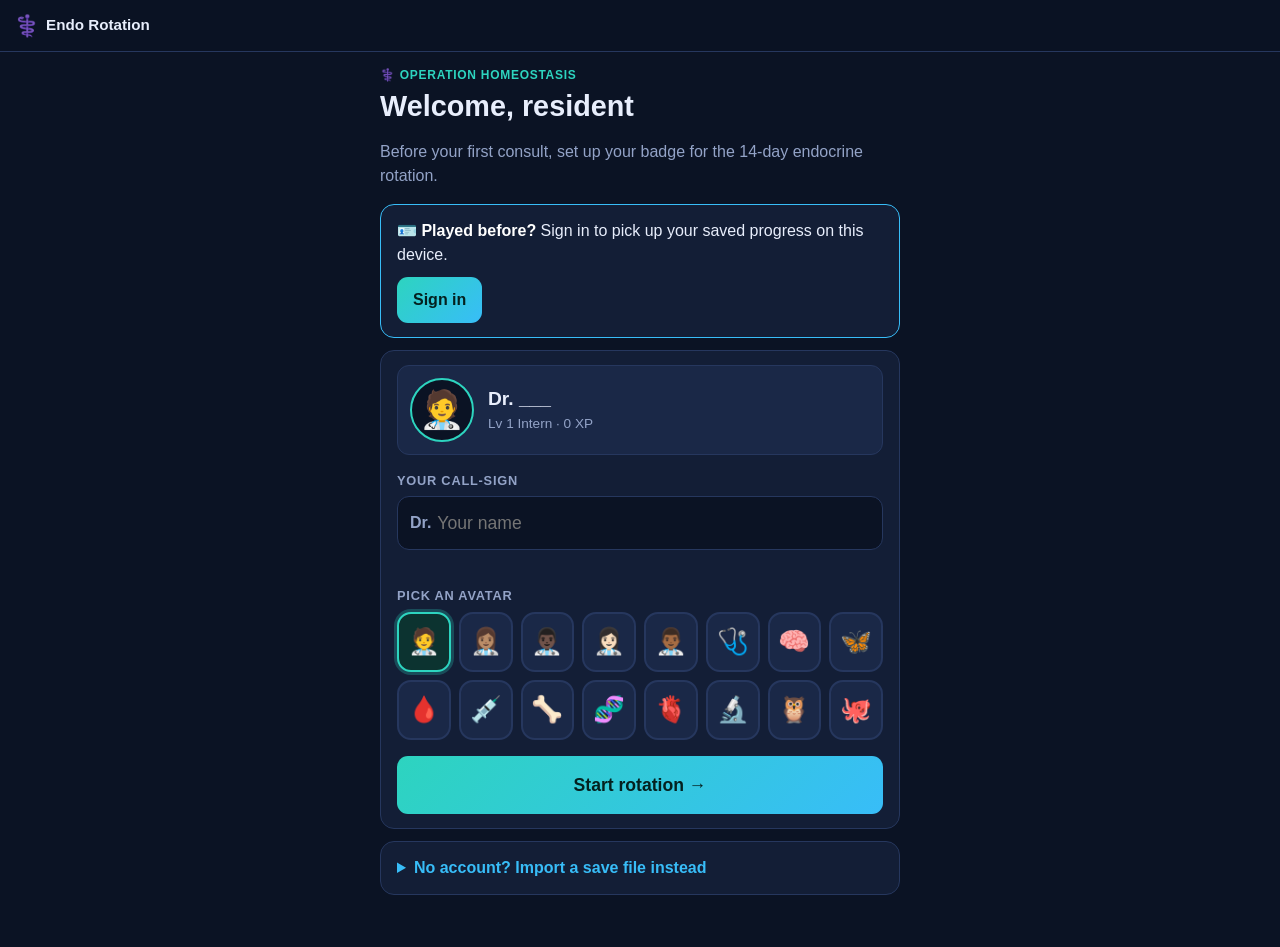
<file: index.html>
<!DOCTYPE html>
<html lang="en">
<head>
  <meta charset="utf-8">
  <meta name="viewport" content="width=device-width, initial-scale=1, viewport-fit=cover">
  <title>Endo Rotation: Operation Homeostasis</title>
  <meta name="description" content="A 14-day gamified endocrinology rotation for internal medicine residents.">
  <meta name="theme-color" content="#0b1324">
  <meta name="apple-mobile-web-app-capable" content="yes">
  <meta name="mobile-web-app-capable" content="yes">
  <meta name="apple-mobile-web-app-status-bar-style" content="black-translucent">
  <meta name="apple-mobile-web-app-title" content="Endo Rotation">
  <link rel="manifest" href="manifest.webmanifest">
  <link rel="icon" type="image/png" sizes="192x192" href="icons/icon-192.png">
  <link rel="apple-touch-icon" href="icons/apple-touch-icon.png">
  <link rel="stylesheet" href="styles.css">
</head>
<body>
  <header id="hdr"></header>
  <main id="app" aria-live="polite"></main>
  <div id="toasts" aria-live="assertive"></div>
  <div id="modal" class="modal hidden" role="dialog" aria-modal="true"></div>

  <script src="content/days.js"></script>
  <script src="content/day1.js"></script>
  <script src="content/day2.js"></script>
  <script src="content/day3.js"></script>
  <script src="content/day4.js"></script>
  <script src="content/day5.js"></script>
  <script src="content/rpg-data.js"></script>
  <script src="rpg.js"></script>
  <script src="config.js"></script>
  <script src="online.js"></script>
  <script src="app.js"></script>
</body>
</html>
</file>
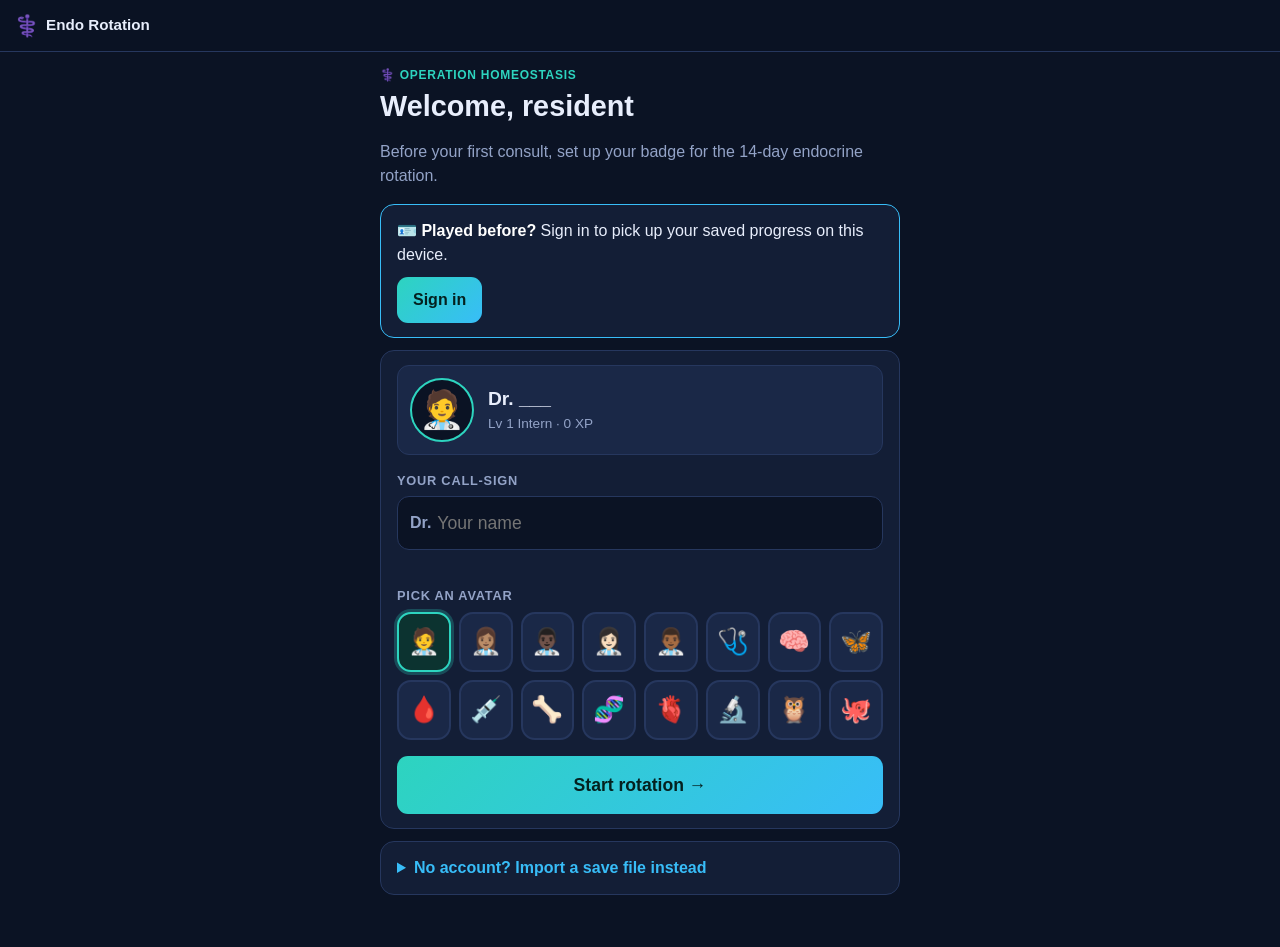
<file: tools/netmock.html>
<!DOCTYPE html>
<html lang="en">
<head>
  <meta charset="utf-8">
  <meta name="viewport" content="width=device-width, initial-scale=1, viewport-fit=cover">
  <title>Endo Rotation (mock online server)</title>
  <link rel="stylesheet" href="../styles.css">
</head>
<body>
  <!-- The real app wired to tools/netmock.js instead of config.js, for testing online play offline. -->
  <header id="hdr"></header>
  <main id="app" aria-live="polite"></main>
  <div id="toasts" aria-live="assertive"></div>
  <div id="modal" class="modal hidden" role="dialog" aria-modal="true"></div>

  <script src="../content/days.js"></script>
  <script src="../content/day1.js"></script>
  <script src="../content/day2.js"></script>
  <script src="../content/day3.js"></script>
  <script src="../content/day4.js"></script>
  <script src="../content/day5.js"></script>
  <script src="../content/rpg-data.js"></script>
  <script src="../rpg.js"></script>
  <script src="netmock.js"></script>
  <script src="../online.js"></script>
  <script src="../app.js"></script>
</body>
</html>
</file>
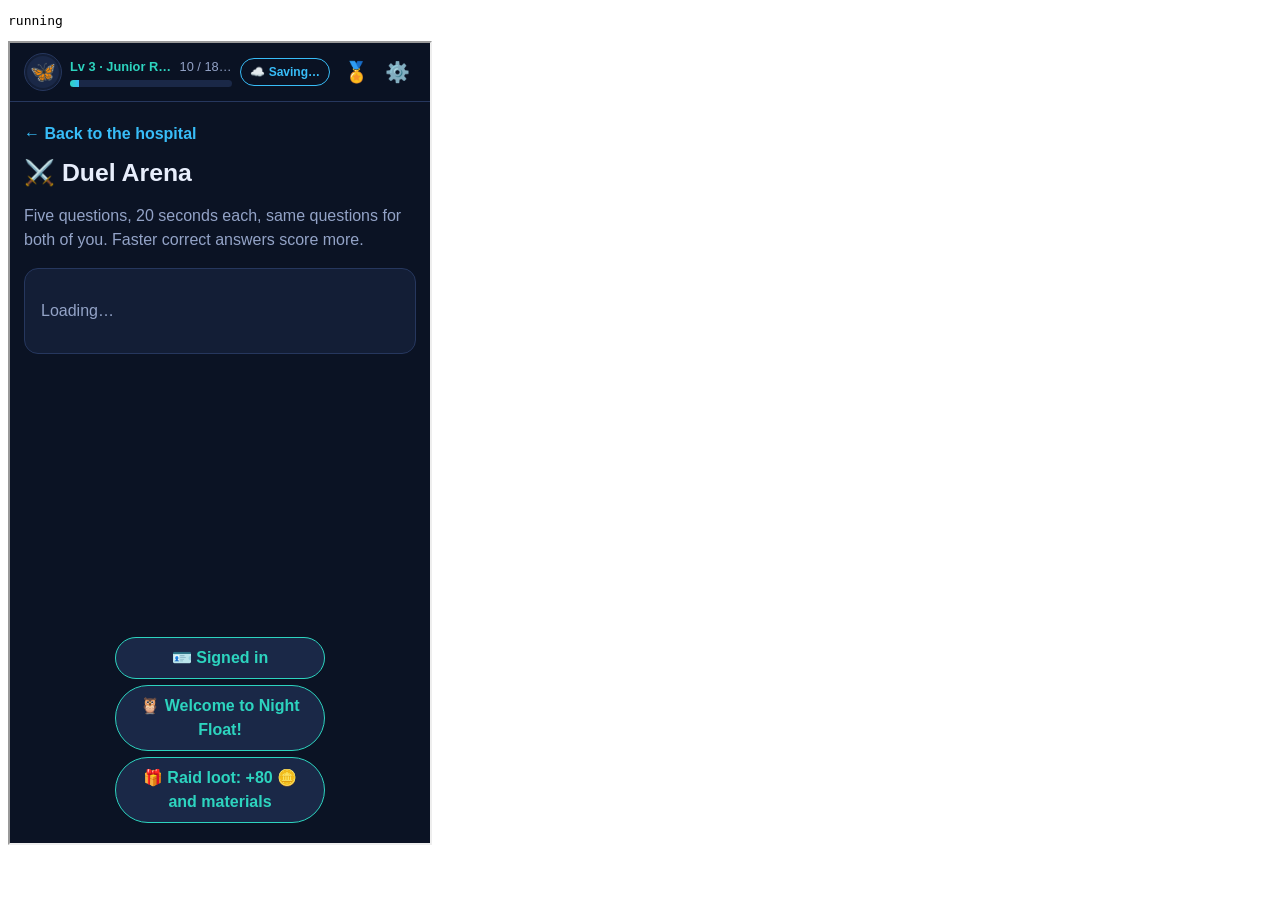
<file: tools/nettest.html>
<!DOCTYPE html>
<html>
<head><meta charset="utf-8"><title>Online self-test</title></head>
<body>
<pre id="out">running</pre>
<script>
// Online play against tools/netmock.js: sign-up, cloud save, guild, chat, raid, duels, market, presence, sync conflict.
const out = document.getElementById('out');
const log = [];
const check = (label, ok) => log.push(`${ok ? 'PASS' : 'FAIL'} ${label}`);
const sleep = (ms) => new Promise((r) => setTimeout(r, ms));

const ids = ['dka', 'hhs', 'medrec', 'hyposort', 'pager', 'boss'];
localStorage.clear();
localStorage.setItem('endoRotation.v1', JSON.stringify({
  xp: 190, days: { 1: { stations: Object.fromEntries(ids.map((id) => [id, { done: true, score: 10, max: 10 }])), completed: false } },
  bonusDay: null, unlockAll: false, hideInstall: true, lastSaved: Date.now(),
  profile: { name: 'Bender', avatar: '🦋', createdAt: Date.now() },
  rpg: { coins: 100, mats: { sample: 4, fragment: 3 }, items: { coat_short: 1, tool_steth: 1 }, equip: { coat: 'coat_short' }, seenIntro: true }
}));

const frame = document.createElement('iframe');
frame.style.cssText = 'width:420px;height:800px';
frame.src = 'netmock.html';
document.body.appendChild(frame);

// once: the welcome-screen tests below reload the frame, which must not restart the suite.
frame.addEventListener('load', async () => {
  const W = frame.contentWindow;
  const doc = () => W.document;
  const $ = (s) => doc().querySelector(s);
  const $$ = (s) => [...doc().querySelectorAll(s)];
  const errors = [];
  W.addEventListener('error', (e) => errors.push(e.message));
  W.addEventListener('unhandledrejection', (e) => errors.push('rejection: ' + (e.reason && e.reason.message)));
  const saved = () => JSON.parse(W.localStorage.getItem('endoRotation.v1'));
  const mock = () => W.EndoNetMock.db();
  async function waitFor(fn, ms = 4000) {
    const t0 = Date.now();
    while (Date.now() - t0 < ms) { const v = fn(); if (v) return v; await sleep(40); }
    return null;
  }
  const go = async (hash, sel) => {
    if (W.location.hash === hash) { W.location.hash = '#/badges'; await waitFor(() => !$(sel)); }
    W.location.hash = hash;
    return waitFor(() => $(sel));
  };
  const btn = (text, root = doc()) => [...root.querySelectorAll('button, a.btn')].find((b) => b.textContent.includes(text));
  const toText = (html) => { const t = doc().createElement('template'); t.innerHTML = html; return t.content.textContent.trim(); };
  async function answerQuiz(right = true) {
    let n = 0;
    while (await waitFor(() => $('.quiz h3'), 3000)) {
      const q = W.EndoNetDebug.pool.find((p) => toText(p.q) === $('.quiz h3').textContent.trim());
      const ok = q && toText(q.options.find((o) => o.ok).t);
      const opts = $$('.quiz .opt');
      const pick = opts.find((b) => (b.querySelector('span:last-child').textContent.trim() === ok) === right) || opts[0];
      pick.click();
      n++;
      const next = await waitFor(() => btn('Next') || btn('Finish'));
      const finishing = next.textContent.includes('Finish');
      next.click();
      if (finishing) break;
      await sleep(30);
    }
    return n;
  }

  try {
    // ---------- offline world bits ----------
    await waitFor(() => $('#wc'));
    check('world renders with online NPCs', !!$('#hudNet') && W.ENDO_RPG.world.npcs.some((n) => n.id === 'badgeoffice'));
    check('HUD shows sign-in nudge', $('#hudNet').textContent.includes('!'));

    // ---------- sign up ----------
    await go('#/online', '.net-form');
    const f = $('.net-form');
    f.elements.email.value = 'bender@test.dev';
    f.elements.password.value = 'hunter22';
    btn('Create account', f).click();
    await waitFor(() => $('[data-act="sync"]'));
    check('account created and signed in', !!$('[data-act="sync"]') && !!W.localStorage.getItem('endoRotation.auth'));
    const meId = JSON.parse(W.localStorage.getItem('endoRotation.auth')).user.id;
    await waitFor(() => mock().saves.length);
    check('player row created', mock().players.some((p) => p.id === meId && p.name === 'Bender' && p.level === 3));
    check('local progress pushed to cloud', mock().saves.some((s) => s.id === meId && s.data.xp === 190));

    // ---------- guild ----------
    await go('#/guild', '[data-f="join"]');
    $('[data-f="join"]').elements.code.value = 'night1';
    $('[data-f="join"] button').click();
    await waitFor(() => $('.guild-head'));
    check('joined guild by code', !!$('.guild-head') && $('.guild-head').textContent.includes('Night Float'));
    check('roster lists both members', $$('.roster .mem').length === 2);
    check('raid boss shown', !!$('.raid .hpbar') && mock().raids.length === 1);
    check('chat history shown', $('.chat').textContent.includes('Raid tonight'));
    const chatForm = $('.chat-form');
    chatForm.elements.body.value = 'On my way <b>now</b>';
    chatForm.requestSubmit();
    await waitFor(() => $$('.msg.mine').length);
    check('chat send (escaped)', $$('.msg.mine').length === 1 && !$('.msg.mine b b') && $('.msg.mine').textContent.includes('<b>now</b>'));

    // ---------- raid ----------
    const coins0 = saved().rpg.coins;
    const hp0 = mock().raids[0].hp;
    btn('Attack').click();
    const answered = await answerQuiz(true);
    await waitFor(() => $('.net .center h2'));
    const dealt = hp0 - mock().raids[0].hp;
    check(`raid attack: ${answered} questions, ${dealt} damage`, answered === 5 && dealt === 5 * Math.min(24, 13));
    check('raid attack pays coins', saved().rpg.coins === coins0 + 15);
    mock().raids[0].hp = 5;
    await go('#/guild', '.raid');
    btn('Attack').click();
    await answerQuiz(true);
    await waitFor(() => $('.net .center h2'));
    check('boss defeated', mock().raids[0].hp === 0);
    await go('#/guild', '.raid');
    const mats0 = saved().rpg.mats.note || 0;
    btn('Claim loot').click();
    await waitFor(() => $('.raid .owned'));
    check('raid loot claimed', saved().rpg.mats.note === mats0 + 1 && !!$('.raid .owned'));

    // ---------- duels ----------
    await go('#/duels', '.duel-row');
    check('incoming duel listed', !!btn('Play'));
    btn('Play').click();
    await answerQuiz(true);
    await waitFor(() => $('.net .center h2'));
    check('duel finished vs seeded score', $('.net .center').textContent.includes('won'));
    await go('#/duels', '[data-claim]');
    const coins1 = saved().rpg.coins;
    $('[data-claim]').click();
    await waitFor(() => saved().rpg.coins !== coins1);
    check('duel win pays 40', saved().rpg.coins === coins1 + 40);
    await go('#/duels', '[data-challenge]');
    $('[data-challenge]').click();
    await answerQuiz(false);
    await waitFor(() => $('.net .center h2'));
    check('outgoing challenge waits for rival', $('.net .center').textContent.includes('Waiting'));
    const out1 = mock().duels.find((d) => d.challenger === meId);
    check('all-wrong duel run submits 0', !!out1 && out1.c_score === 0);

    // ---------- market ----------
    await go('#/market', '.tabs');
    const coins2 = saved().rpg.coins;
    btn('🪙 15').click();
    await waitFor(() => saved().rpg.coins !== coins2);
    check('bought 2 coffees for 15', saved().rpg.coins === coins2 - 15 && saved().rpg.cons.coffee === 2);
    await waitFor(() => $('.tabs'));
    btn('Sell').click();
    const sell = $('form.sell');
    sell.elements.g.value = 'item:tool_steth';
    sell.elements.g.dispatchEvent(new W.Event('change'));
    check('gear quantity locked to 1', sell.elements.qty.disabled);
    sell.elements.g.value = 'mat:sample';
    sell.elements.g.dispatchEvent(new W.Event('change'));
    sell.elements.qty.value = '9';
    sell.requestSubmit();
    check('cannot list more than you have', $('form.sell .pf-err').textContent.includes('1–4'));
    sell.elements.qty.value = '2';
    sell.elements.price.value = '30';
    sell.requestSubmit();
    await waitFor(() => mock().listings.some((l) => l.seller === meId));
    await waitFor(() => btn('Cancel'));
    check('listed 2 samples (removed from bag)', saved().rpg.mats.sample === 2 && !!btn('Cancel'));
    const mine = mock().listings.find((l) => l.seller === meId);
    Object.assign(mine, { status: 'sold', buyer: W.EndoNetMock.RIVAL });
    const coins3 = saved().rpg.coins;
    await go('#/days', '.day-list');
    await go('#/market', '.tabs');
    await waitFor(() => saved().rpg.coins !== coins3);
    check('sale proceeds collected', saved().rpg.coins === coins3 + 30);

    // ---------- hiscores ----------
    await go('#/hiscores', '.hs-row');
    const xpRows = $$('.hs-row');
    check('hiscores XP board ranks both players', xpRows.length === 2 && xpRows[0].textContent.includes('Rivera') && !!$('.hs-row.mine'));
    btn('Duels').click();
    await waitFor(() => $('.tab.on') && $('.tab.on').textContent.includes('Duels'));
    check('duel board shows my win', $$('.hs-row').length === 1 && $('.hs-row.mine') && $('.hs-row').textContent.includes('1 win'));
    btn('Raids').click();
    check('raid board shows my damage', $('.hs-row.mine') && $('.hs-row.mine').textContent.includes('130 dmg'));
    btn('Guilds').click();
    check('guild board totals members', $$('.hs-row').length === 1 && $('.hs-row').textContent.includes('2 members'));

    // ---------- presence ----------
    await go('#/', '#wc');
    await sleep(3200);
    const pings = W.EndoNetMock.calls.filter((c) => c.includes('rpc/ping')).length;
    check(`presence pings (${pings}) and rival visible`, pings >= 1 && $('#hudNet .dot.on') && $('#hudNet').textContent.includes('1'));

    // ---------- cloud conflict ----------
    await sleep(4500);
    const cloud = mock().saves.find((s) => s.id === meId);
    check('autosave reached cloud', cloud.data.rpg.coins === saved().rpg.coins);
    cloud.data = JSON.parse(JSON.stringify(cloud.data));
    cloud.data.xp = 999;
    cloud.saved_at = new Date(Date.now() + 60000).toISOString();
    await go('#/online', '[data-act="out"]');
    btn('Sign out').click();
    await waitFor(() => $('#modal:not(.hidden)'));
    btn('Sign out', $('#modal')).click();
    await waitFor(() => $('.net-form'));
    check('signed out', !W.localStorage.getItem('endoRotation.auth'));
    $('.net-form').elements.email.value = 'bender@test.dev';
    $('.net-form').elements.password.value = 'wrongpass';
    $('.net-form').requestSubmit();
    await waitFor(() => $('.net-form .pf-err').textContent);
    check('bad password rejected', $('.net-form .pf-err').textContent.includes('Invalid'));
    $('.net-form').elements.password.value = 'hunter22';
    $('.net-form').requestSubmit();
    await waitFor(() => $('#modal:not(.hidden)') && $('#modal').textContent.includes('Which progress'));
    check('conflict prompt on sign-in', $('#modal').textContent.includes('999 XP'));
    btn('Use cloud save', $('#modal')).click();
    await sleep(100);
    check('cloud save loaded', saved().xp === 999);

    // ---------- new browser: sign in from the welcome screen ----------
    await sleep(4500);
    const acctXp = mock().saves.find((s) => s.id === meId).data.xp;
    const newbieId = W.crypto.randomUUID();
    mock().users.push({ id: newbieId, email: 'newbie@test.dev', password: 'secret1' });
    W.localStorage.setItem('endoNetMock.db', JSON.stringify(mock()));
    async function freshBrowser() {
      frame.src = 'about:blank';
      await waitFor(() => frame.contentDocument && frame.contentDocument.URL === 'about:blank');
      localStorage.removeItem('endoRotation.v1');
      localStorage.removeItem('endoRotation.auth');
      frame.src = 'netmock.html';
      const ok = await waitFor(() => W.document.querySelector('.ob-signin [data-act="ob-show"]'), 6000);
      W.addEventListener('error', (e) => errors.push(e.message));
      W.addEventListener('unhandledrejection', (e) => errors.push('rejection: ' + (e.reason && e.reason.message)));
      return !!ok;
    }
    check('welcome screen offers sign-in on a new browser', await freshBrowser());
    btn('Sign in', $('.ob-signin')).click();
    let wf = await waitFor(() => $('.ob-signin form'));
    wf.elements.email.value = 'bender@test.dev';
    wf.elements.password.value = 'wrongpass';
    wf.requestSubmit();
    await waitFor(() => $('.ob-signin .pf-err').textContent);
    check('welcome sign-in rejects a bad password', $('.ob-signin .pf-err').textContent.includes("don't match") && !W.localStorage.getItem('endoRotation.auth'));
    wf.elements.password.value = 'hunter22';
    wf.requestSubmit();
    await waitFor(() => $('#wc'), 6000);
    check('welcome sign-in restores the account save without making a badge', !!$('#wc') && saved().profile.name === 'Bender' && saved().xp === acctXp);
    check('no "which progress" prompt on an empty browser', $('#modal').classList.contains('hidden'));
    await sleep(4500);
    check('cloud save still intact after restoring', mock().saves.find((s) => s.id === meId).data.xp === acctXp);

    check('second new browser shows the welcome screen', await freshBrowser());
    btn('Sign in', $('.ob-signin')).click();
    wf = await waitFor(() => $('.ob-signin form'));
    wf.elements.email.value = 'newbie@test.dev';
    wf.elements.password.value = 'secret1';
    wf.requestSubmit();
    await waitFor(() => /No saved progress/.test($('.ob-signin').textContent));
    check('account with no save: told to set up a badge', /No saved progress/.test($('.ob-signin').textContent) && !!$('.profile-form'));
    $('#pfName').value = 'Newbie';
    $('.profile-form').requestSubmit();
    await waitFor(() => mock().saves.some((s) => s.id === newbieId));
    const nb = mock().saves.find((s) => s.id === newbieId);
    check('account with no save: new badge saved to the account', !!nb && nb.data.profile.name === 'Newbie' && mock().players.some((p) => p.id === newbieId && p.name === 'Newbie'));
  } catch (e) {
    log.push('EXCEPTION: ' + e.message + '\n' + e.stack);
  }
  log.push('errors: ' + (errors.length ? errors.join(' | ') : 'none'));
  out.textContent = 'DONE\n' + log.join('\n');
}, { once: true });
</script>
</body>
</html>
</file>
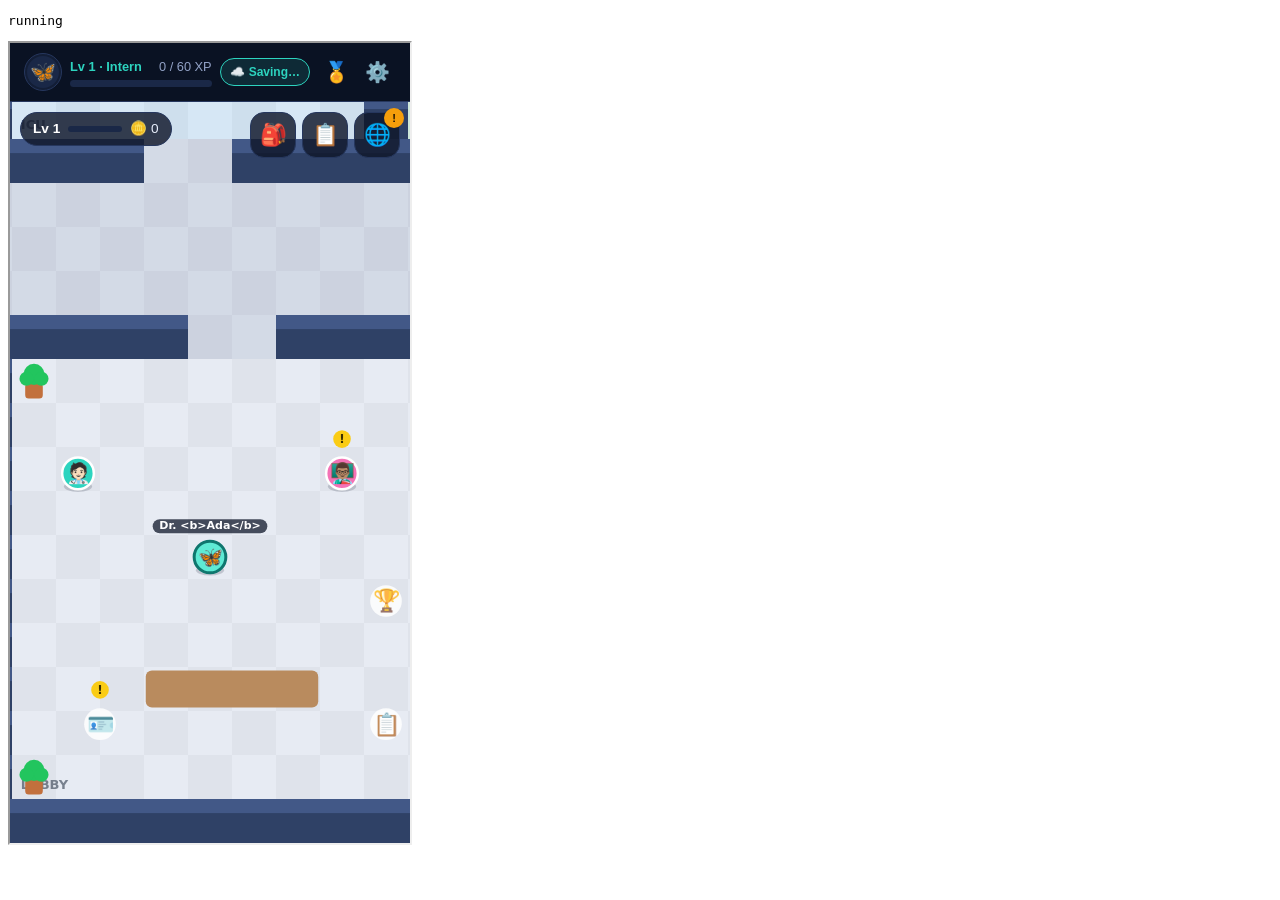
<file: tools/selftest.html>
<!DOCTYPE html>
<html>
<head><meta charset="utf-8"><title>Self-test</title></head>
<body>
<pre id="out">running</pre>
<iframe id="f" src="../index.html" style="width:400px;height:800px"></iframe>
<script>
// Automated Day 1 playthrough. Serve over http and open tools/selftest.html; results land in #out.
const out = document.getElementById('out');
const log = [];
const sleep = (ms) => new Promise((r) => setTimeout(r, ms));

document.getElementById('f').addEventListener('load', async function run() {
  this.removeEventListener('load', run);
  const w = this.contentWindow;
  const d = () => w.document;
  const errors = [];
  w.addEventListener('error', (e) => errors.push(e.message));
  try {
    w.location.hash = '#/reset';
    await sleep(50);
    w.localStorage.clear();
    w.addEventListener('pagehide', () => w.localStorage.clear());
    w.document.addEventListener('visibilitychange', () => w.localStorage.clear());
    w.location.reload();
    await new Promise((r) => this.addEventListener('load', r, { once: true }));
    w.addEventListener('error', (e) => errors.push(e.message));
    const W = this.contentWindow;
    const doc = () => W.document;
    const day = W.ENDO_CONTENT[1];
    const saved = () => JSON.parse(W.localStorage.getItem('endoRotation.v1') || 'null');
    const xp = () => (saved() || { xp: 0 }).xp;
    const closeModal = () => { const b = doc().querySelector('#modal:not(.hidden) .modal-actions .btn'); if (b) b.click(); };
    const findBtn = (sel, text) => [...doc().querySelectorAll(sel)].find((b) => b.textContent.includes(text));
    const check = (label, ok) => log.push(`${ok ? 'PASS' : 'FAIL'} ${label}`);

    const form = doc().querySelector('.onboard .profile-form');
    check('onboarding shown after clearing storage', !!form && !doc().querySelector('.day-list'));
    form.requestSubmit();
    await sleep(20);
    check('empty name rejected', !!doc().querySelector('.onboard') && doc().querySelector('.pf-err').textContent.length > 0);
    const input = form.querySelector('input');
    input.value = '  Dr. <b>Ada</b>  ';
    input.dispatchEvent(new W.Event('input'));
    const pick = form.querySelectorAll('.av')[7];
    pick.click();
    check('live preview updates', form.querySelector('.pf-name').textContent === 'Dr. <b>Ada</b>' && form.querySelector('.pf-av').textContent === pick.dataset.av);
    form.requestSubmit();
    await sleep(60);
    const s0 = saved();
    check(`profile saved: ${JSON.stringify(s0 && s0.profile)}`, !!s0 && s0.profile && s0.profile.name === '<b>Ada</b>' && s0.profile.avatar === pick.dataset.av && s0.profile.createdAt > 0);
    check(`lastSaved set: ${s0 && s0.lastSaved}`, !!s0 && s0.lastSaved > Date.now() - 10000);
    check('lands in hospital world', !!doc().getElementById('wc') && W.document.body.classList.contains('in-world'));
    await sleep(600);
    const dlg = doc().getElementById('dialog');
    check('tutorial dialog auto-opens', !dlg.classList.contains('hidden') && dlg.textContent.includes('Chief Resident'));
    for (let k = 0; k < 10 && !dlg.classList.contains('hidden'); k++) { const b = dlg.querySelector('.dlg-actions .btn'); if (b) b.click(); await sleep(20); }
    check('tutorial completes and closes', dlg.classList.contains('hidden') && saved().rpg.seenIntro === true);
    const f0 = W.EndoWorldDebug.frames;
    await sleep(200);
    if (W.EndoWorldDebug.frames === f0) {
      log.push('SKIP walking check: no animation frames (headless --dump-dom)');
    } else {
      const p0 = { ...W.EndoWorldDebug.player };
      W.dispatchEvent(new W.KeyboardEvent('keydown', { key: 'ArrowUp' }));
      await sleep(400);
      W.dispatchEvent(new W.KeyboardEvent('keyup', { key: 'ArrowUp' }));
      const p1 = W.EndoWorldDebug.player;
      check(`player walks with arrow keys (y ${p0.y.toFixed(2)} -> ${p1.y.toFixed(2)})`, p1.y < p0.y - 0.3);
    }
    W.EndoWorldDebug.interact('maya');
    await sleep(20);
    for (let k = 0; k < 3; k++) { const b = findBtn('#dialog .btn', 'Next'); if (b) b.click(); }
    check('NPC dialog offers the DKA case', !!findBtn('#dialog .btn', 'Start case'));
    findBtn('#dialog .btn', 'Start case').click();
    await sleep(60);
    check('Start case opens station with hospital back link', W.location.hash === '#/day/1/s/dka' && doc().querySelector('.back').textContent.includes('hospital'));
    W.location.hash = '#/days';
    await sleep(60);
    check('home shown with greeting', !!doc().querySelector('.day-list') && doc().querySelector('.greet').textContent.includes('Dr. <b>Ada</b>'));
    check('username escaped (no injected <b> in header/greeting)', !doc().querySelector('.me-name b, .greet b b'));
    const pill = doc().getElementById('savePill');
    log.push('save pill right after save: "' + pill.textContent + '" (' + pill.className + ')');
    await sleep(500);
    log.push('save pill after 0.5s: "' + doc().getElementById('savePill').textContent + '"');
    log.push('home save note: ' + doc().querySelector('[data-save-note]').textContent);

    const playDay = async (n) => { for (const st of W.ENDO_CONTENT[n].stations) {
      W.location.hash = `#/day/${n}/s/${st.id}`;
      await sleep(80);
      if (st.type === 'consult' || st.type === 'pager') {
        for (let i = 0; i < st.nodes.length; i++) {
          const n = st.nodes[i];
          const card = doc().querySelectorAll('.node')[i];
          if (n.kind === 'calc') {
            card.querySelector('input').value = String(n.answer.min);
            card.querySelector('form').requestSubmit();
          } else {
            if (st.id === 'dka' && i === 0) {
              const bad = n.options.find((o) => o.danger);
              [...card.querySelectorAll('.opt')].find((b) => b.textContent.includes(bad.t)).click();
              log.push('danger click -> stability ' + doc().getElementById('stab').textContent);
            }
            const good = n.options.find((o) => o.ok);
            [...card.querySelectorAll('.opt')].find((b) => b.textContent.includes(good.t)).click();
          }
          await sleep(20);
          card.querySelector('.feedback .btn.primary').click();
          await sleep(20);
        }
      } else if (st.type === 'match') {
        for (const p of st.pairs) {
          const i = st.pairs.indexOf(p);
          doc().querySelector(`.chip[data-i="${i}"]`).click();
          doc().querySelector(`.fact[data-i="${i}"]`).click();
        }
      } else if (st.type === 'sort') {
        for (let k = 0; k < st.items.length; k++) {
          const t = doc().getElementById('sortItem').textContent;
          const it = st.items.find((x) => x.t === t);
          doc().querySelector(`.sort-btn[data-k="${it.c}"]`).click();
        }
      } else if (st.type === 'boss') {
        for (let k = 0; k < st.questions.length; k++) {
          doc().querySelectorAll('.reveal')[0].click();
          findBtn('.grade-row .btn', 'Nailed').click();
          await sleep(10);
        }
      } else if (st.type === 'pearls') {
        for (let k = 0; k < st.items.length; k++) {
          const it = st.items[k];
          const card = doc().querySelectorAll('.node')[k];
          if (it.kind === 'mcq') {
            [...card.querySelectorAll('.opt')].find((b) => b.textContent.includes(it.options.find((o) => o.ok).t)).click();
          } else if (it.kind === 'recall') {
            const typed = k === 0 ? 'no idea' : [...(it.accept.all || []), (it.accept.any || [''])[0]].join(' ');
            card.querySelector('input').value = typed;
            card.querySelector('form').requestSubmit();
            if (k === 0) findBtn('.grade-row .btn', 'Yes').click();
          } else {
            card.querySelector('textarea').value = 'my explanation';
            card.querySelector('.reveal').click();
            card.querySelectorAll('.checklist input').forEach((c) => (c.checked = true));
            findBtn('.feedback .btn', 'Score my').click();
          }
          await sleep(10);
          card.querySelector('.feedback .btn.primary').click();
          await sleep(10);
        }
        log.push('rapid-fire recap pearls: ' + doc().querySelectorAll('.pearl').length + ', highlights: ' + doc().querySelectorAll('.pearl mark').length);
        findBtn('.btn', 'Complete Day').click();
      }
      await sleep(60);
      closeModal();
      const s = JSON.parse(W.localStorage.getItem('endoRotation.v1')).days[n].stations[st.id];
      log.push(`day ${n} ${st.id}: ${s ? `${s.score}/${s.max}` : 'NOT SAVED'} | total XP ${xp()}`);
    } };
    await playDay(1);
    const final = JSON.parse(W.localStorage.getItem('endoRotation.v1'));
    log.push('day completed: ' + final.days[1].completed + ' | bonusDay: ' + final.bonusDay);
    await sleep(400);
    while (!doc().getElementById('modal').classList.contains('hidden')) { closeModal(); await sleep(30); }
    const rp = saved().rpg;
    log.push(`rpg after Day 1: coins ${rp.coins} · mats ${JSON.stringify(rp.mats)} · items ${Object.keys(rp.items).join(',')} · header "${doc().querySelector('.rank-line b').textContent}"`);
    check('coins, materials and boss loot granted', rp.coins > 100 && rp.mats.sample >= 5 && rp.mats.fragment >= 5 && rp.mats.note === 1 && Object.keys(rp.items).length === 2);
    W.location.hash = '#/shop';
    await sleep(60);
    const c0 = saved().rpg.coins;
    doc().querySelector('[data-buy="coffee"]').click();
    await sleep(30);
    check(`shop purchase (coins ${c0} -> ${saved().rpg.coins}, coffee ${saved().rpg.cons.coffee})`, saved().rpg.cons.coffee === 1 && saved().rpg.coins === c0 - 20);
    W.location.hash = '#/lab';
    await sleep(60);
    doc().querySelector('[data-craft="r_scroll"]').click();
    await sleep(30);
    check(`craft scroll (fragments left ${saved().rpg.mats.fragment}, scrolls ${saved().rpg.cons.scroll})`, saved().rpg.cons.scroll >= 1 && saved().rpg.mats.fragment === rp.mats.fragment - 2);
    W.location.hash = '#/character';
    await sleep(60);
    const pts0 = doc().querySelector('.pts').textContent;
    doc().querySelector('[data-skill="diff"]').click();
    await sleep(30);
    check(`spend skill point (${pts0} -> diff rank ${saved().rpg.skills.diff})`, saved().rpg.skills.diff === 1);
    doc().querySelector('[data-use="coffee"]').click();
    await sleep(30);
    check('use coffee -> buff active', saved().rpg.buffs.coffee === 1);
    const eq = doc().querySelector('[data-equip]:not(.sel)');
    if (eq) { eq.click(); await sleep(30); }
    check(`equip loot (${JSON.stringify(saved().rpg.equip)})`, Object.keys(saved().rpg.equip).length >= 1);
    W.location.hash = '#/day/1/s/dka';
    await sleep(60);
    const nb = doc().querySelector('.narrow');
    check(`narrow button on replay (${nb && nb.textContent.trim()})`, !!nb);
    const enabledBefore = doc().querySelectorAll('.node .opt:not(:disabled)').length;
    nb.click();
    check(`narrow removes a wrong option (${enabledBefore} -> ${doc().querySelectorAll('.node .opt:not(:disabled)').length})`, doc().querySelectorAll('.node .opt:not(:disabled)').length === enabledBefore - 1);
    W.location.hash = '#/';
    await sleep(100);
    check('world renders after returning', !!doc().getElementById('wc'));

    const api = W.EndoRotation;
    const usedDays = (days) => Object.fromEntries(Object.entries(days).filter(([, d]) => d.completed || Object.keys(d.stations).length));
    const snap = (s) => JSON.stringify({ xp: s.xp, days: usedDays(s.days), bonusDay: s.bonusDay, profile: s.profile });
    const before = snap(saved());
    const code = api.exportCode();
    const json = api.exportJSON();
    log.push(`export: JSON ${json.length} chars, code ${code.length} chars`);
    check('parseSave(JSON) matches', snap(api.parseSave(json)) === before);
    if (snap(api.parseSave(json)) !== before) log.push(`  saved:  ${before}\n  parsed: ${snap(api.parseSave(json))}`);
    let rejected = 0;
    ['garbage', '{"xp":"lots","days":{}}', '[]', JSON.stringify({ xp: 5, days: { 1: { stations: { a: { score: '<img>' } } } } })].forEach((t) => { try { api.parseSave(t); } catch (e) { rejected++; } });
    check(`invalid saves rejected (${rejected}/4)`, rejected === 4);

    W.location.hash = '#/settings';
    await sleep(80);
    findBtn('.btn', 'Reset all progress').click();
    findBtn('#modal .btn', 'Reset').click();
    await sleep(60);
    check(`reset clears XP, keeps profile (xp ${xp()})`, xp() === 0 && saved().profile.name === '<b>Ada</b>');

    W.location.hash = '#/settings';
    await sleep(80);
    doc().querySelector('#backup .import textarea').value = code;
    findBtn('#backup .btn', 'Import code').click();
    await sleep(20);
    log.push('import confirm: ' + doc().querySelector('#modal .debrief').textContent.replace(/\s+/g, ' ').trim());
    findBtn('#modal .btn', 'Replace').click();
    await sleep(80);
    check('import code round-trip restores state', snap(saved()) === before);

    W.location.hash = '#/settings';
    await sleep(80);
    findBtn('.btn', 'Reset all progress').click();
    findBtn('#modal .btn', 'Reset').click();
    await sleep(60);
    W.location.hash = '#/settings';
    await sleep(80);
    const fileInput = doc().querySelector('#backup .import input[type=file]');
    const dt = new W.DataTransfer();
    dt.items.add(new W.File([json], 'endo-rotation-ada-test.json', { type: 'application/json' }));
    fileInput.files = dt.files;
    fileInput.dispatchEvent(new W.Event('change'));
    await sleep(150);
    findBtn('#modal .btn', 'Replace').click();
    await sleep(80);
    check('import file round-trip restores state', snap(saved()) === before);

    W.location.hash = '#/settings';
    await sleep(80);
    doc().querySelector('#backup .import textarea').value = 'not a save';
    findBtn('#backup .btn', 'Import code').click();
    await sleep(20);
    check('bad code shows error, no modal', doc().getElementById('modal').classList.contains('hidden') && !!doc().querySelector('.toast.bad'));

    const realSet = W.Storage.prototype.setItem;
    W.Storage.prototype.setItem = function () { throw new W.DOMException('quota', 'QuotaExceededError'); };
    doc().getElementById('unlockAll').click();
    await sleep(100);
    const pillErr = doc().getElementById('savePill').textContent;
    const warn = doc().querySelector('#modal:not(.hidden) h2');
    check(`storage failure -> pill "${pillErr}", modal "${warn && warn.textContent}"`, pillErr.includes('Not saved') && !!warn);
    closeModal();
    W.Storage.prototype.setItem = realSet;
    doc().getElementById('unlockAll').click();
    await sleep(500);
    check(`storage recovers -> pill "${doc().getElementById('savePill').textContent}"`, !doc().getElementById('savePill').textContent.includes('Not saved'));

    W.location.hash = '#/';
    await sleep(100);
    const floorLabel = doc().querySelector('.hud-floor').textContent;
    check(`world opens on the next unlocked floor ("${floorLabel}")`, floorLabel.startsWith('Floor 2'));
    const f2rooms = W.ENDO_RPG.floors[2].rooms.map((r) => r.name).filter(Boolean);
    check(`Floor 2 has its own layout without an ED or ICU (${f2rooms.join(', ')})`, !f2rooms.some((n) => /emergency|icu/i.test(n)) && W.ENDO_RPG.world.rooms.some((r) => r.id === 'ed') && W.ENDO_RPG.world.rooms.some((r) => r.id === 'icu'));
    W.EndoWorldDebug.interact('maya');
    await sleep(20);
    for (let k = 0; k < 3; k++) { const b = findBtn('#dialog .btn', 'Next'); if (b) b.click(); }
    check(`Day 2 patient takes the bed (${doc().querySelector('#dialog .dlg-head b').textContent})`, doc().querySelector('#dialog .dlg-head b').textContent.includes('Reyes') && doc().querySelector('#dialog .dlg-info').textContent.includes('Thirsty Truck Driver'));
    doc().querySelector('#dialog .dlg-x').click();
    W.EndoWorldDebug.interact('elevator');
    await sleep(20);
    const floorBtn = doc().querySelector('#dialog [data-floor="1"]');
    check('elevator offers Floor 1', !!floorBtn && !doc().querySelector('#dialog [data-floor="3"]'));
    floorBtn.click();
    await sleep(60);
    check(`elevator switches floors ("${doc().querySelector('.hud-floor').textContent}", saved floor ${saved().rpg.floor})`, doc().querySelector('.hud-floor').textContent.startsWith('Floor 1') && saved().rpg.floor === 1);
    await playDay(2);
    while (!doc().getElementById('modal').classList.contains('hidden')) { closeModal(); await sleep(30); }
    const d2 = saved().days[2];
    const d2max = W.ENDO_CONTENT[2].stations.length;
    check(`Day 2 complete (${Object.values(d2.stations).filter((s) => s.done).length}/${d2max} stations, floor reset to ${saved().rpg.floor})`, d2.completed && Object.values(d2.stations).filter((s) => s.done).length === d2max && saved().rpg.floor === null);

    W.location.hash = '#/';
    await sleep(150);
    const f3Label = doc().querySelector('.hud-floor').textContent;
    check(`world opens on Floor 3 after Day 2 ("${f3Label}")`, f3Label.startsWith('Floor 3') && f3Label.includes('Cardiometabolic'));
    const f3rooms = W.ENDO_RPG.floors[3].rooms.map((r) => r.name).filter(Boolean);
    check(`Floor 3 has its own layout without an ED or ICU (${f3rooms.join(', ')})`, !f3rooms.some((n) => /emergency|icu/i.test(n)) && f3rooms.join() !== f2rooms.join());
    const sp = saved().rpg.pos;
    check(`arrived at the Floor 3 elevator (pos ${sp && `${sp.x},${sp.y},f${sp.f}`})`, !sp || sp.f !== 3 || Math.hypot(sp.x - 18.5, sp.y - 27.2) < 0.5);
    W.EndoWorldDebug.interact('maya');
    await sleep(20);
    for (let k = 0; k < 3; k++) { const b = findBtn('#dialog .btn', 'Next'); if (b) b.click(); }
    check(`Day 3 patient on the step-down unit (${doc().querySelector('#dialog .dlg-head b').textContent})`, doc().querySelector('#dialog .dlg-head b').textContent.includes('Novak') && doc().querySelector('#dialog .dlg-info').textContent.includes('Milkshake'));
    doc().querySelector('#dialog .dlg-x').click();
    W.EndoWorldDebug.interact('chef');
    await sleep(20);
    check('Dietitian Rosa talks without a station', doc().querySelector('#dialog .dlg-head b').textContent.includes('Rosa'));
    doc().querySelector('#dialog .dlg-x').click();
    await playDay(3);
    while (!doc().getElementById('modal').classList.contains('hidden')) { closeModal(); await sleep(30); }
    const d3 = saved().days[3];
    const d3max = W.ENDO_CONTENT[3].stations.length;
    check(`Day 3 complete (${Object.values(d3.stations).filter((s) => s.done).length}/${d3max} stations)`, d3.completed && Object.values(d3.stations).filter((s) => s.done).length === d3max);

    W.location.hash = '#/';
    await sleep(150);
    const f4Label = doc().querySelector('.hud-floor').textContent;
    check(`world opens on Floor 4 after Day 3 ("${f4Label}")`, f4Label.startsWith('Floor 4') && f4Label.includes('Oncology'));
    const f4rooms = W.ENDO_RPG.floors[4].rooms.map((r) => r.name).filter(Boolean);
    check(`Floor 4 has its own layout without an ED or ICU (${f4rooms.join(', ')})`, !f4rooms.some((n) => /emergency|icu/i.test(n)) && f4rooms.join() !== f3rooms.join() && f4rooms.join() !== f2rooms.join());
    W.EndoWorldDebug.interact('maya');
    await sleep(20);
    for (let k = 0; k < 3; k++) { const b = findBtn('#dialog .btn', 'Next'); if (b) b.click(); }
    check(`Day 4 patient on Hem-Onc 5W (${doc().querySelector('#dialog .dlg-head b').textContent})`, doc().querySelector('#dialog .dlg-head b').textContent.includes('Dawson') && doc().querySelector('#dialog .dlg-info').textContent.includes('Confused Smoker'));
    doc().querySelector('#dialog .dlg-x').click();
    W.EndoWorldDebug.interact('surgeon');
    await sleep(20);
    check('Endocrine surgeon talks without a station', doc().querySelector('#dialog .dlg-head b').textContent.includes('Haddad'));
    doc().querySelector('#dialog .dlg-x').click();
    await playDay(4);
    while (!doc().getElementById('modal').classList.contains('hidden')) { closeModal(); await sleep(30); }
    const d4 = saved().days[4];
    const d4max = W.ENDO_CONTENT[4].stations.length;
    check(`Day 4 complete (${Object.values(d4.stations).filter((s) => s.done).length}/${d4max} stations)`, d4.completed && Object.values(d4.stations).filter((s) => s.done).length === d4max);

    W.location.hash = '#/';
    await sleep(150);
    const f5Label = doc().querySelector('.hud-floor').textContent;
    check(`world opens on Floor 5 after Day 4 ("${f5Label}")`, f5Label.startsWith('Floor 5') && f5Label.includes('Bone'));
    const f5rooms = W.ENDO_RPG.floors[5].rooms.map((r) => r.name).filter(Boolean);
    check(`Floor 5 has its own layout without an ED or ICU (${f5rooms.join(', ')})`, !f5rooms.some((n) => /emergency|icu/i.test(n)) && [f2rooms, f3rooms, f4rooms].every((r) => r.join() !== f5rooms.join()));
    W.EndoWorldDebug.interact('maya');
    await sleep(20);
    for (let k = 0; k < 3; k++) { const b = findBtn('#dialog .btn', 'Next'); if (b) b.click(); }
    check(`Day 5 patient on Ortho Ward 6E (${doc().querySelector('#dialog .dlg-head b').textContent})`, doc().querySelector('#dialog .dlg-head b').textContent.includes('Lindqvist') && doc().querySelector('#dialog .dlg-info').textContent.includes('Broke From Standing'));
    doc().querySelector('#dialog .dlg-x').click();
    W.EndoWorldDebug.interact('pt');
    await sleep(20);
    check('PT coach talks without a station', doc().querySelector('#dialog .dlg-head b').textContent.includes('Lena'));
    doc().querySelector('#dialog .dlg-x').click();
    await playDay(5);
    while (!doc().getElementById('modal').classList.contains('hidden')) { closeModal(); await sleep(30); }
    const d5 = saved().days[5];
    const d5max = W.ENDO_CONTENT[5].stations.length;
    check(`Day 5 complete (${Object.values(d5.stations).filter((s) => s.done).length}/${d5max} stations)`, d5.completed && Object.values(d5.stations).filter((s) => s.done).length === d5max);

    log.push('errors: ' + (errors.length ? errors.join(' ; ') : 'none'));
  } catch (e) {
    log.push('EXCEPTION: ' + e.message + '\n' + e.stack);
  }
  out.textContent = 'DONE\n' + log.join('\n');
});
</script>
</body>
</html>
</file>
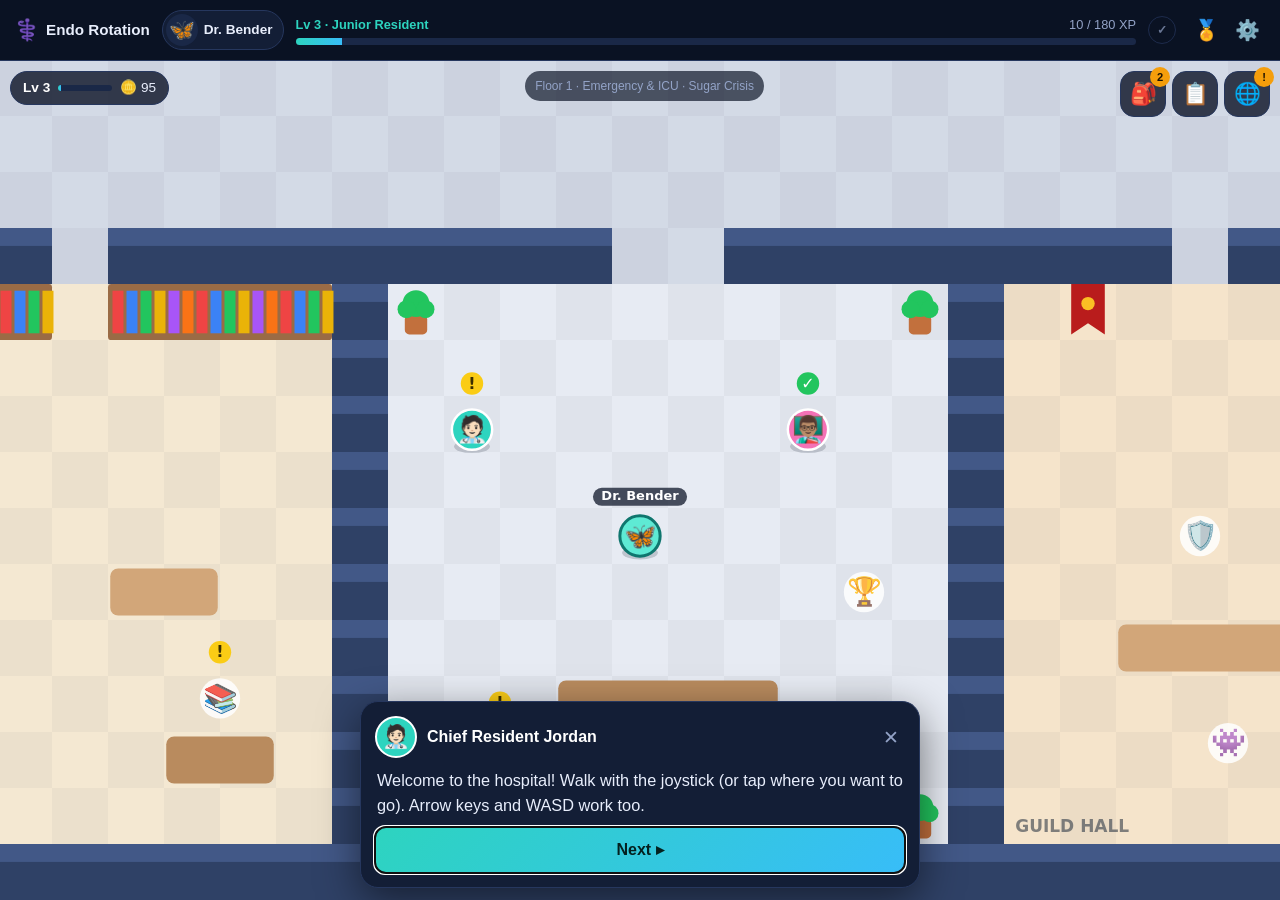
<file: tools/shot.html>
<!DOCTYPE html>
<meta charset="utf-8">
<script>
// Seeds a profile with Day 1 core stations done, then opens the hash given in ?to= (for screenshots).
const ids = ['dka', 'hhs', 'medrec', 'hyposort', 'pager', 'boss'];
const stations = Object.fromEntries(ids.map((id) => [id, { done: true, score: 10, max: 10 }]));
localStorage.setItem('endoRotation.v1', JSON.stringify({
  xp: 190, days: { 1: { stations, completed: false } }, bonusDay: null, unlockAll: false, hideInstall: true,
  profile: { name: 'Bender', avatar: '🦋', createdAt: Date.now() }, lastSaved: Date.now()
}));
location.replace('../index.html' + (new URLSearchParams(location.search).get('to') || ''));
</script>
</file>
<file: styles.css>
:root {
  --bg: #0b1324;
  --panel: #131e36;
  --panel-2: #1a2847;
  --line: #26375e;
  --text: #e8eefc;
  --muted: #93a3c7;
  --accent: #2dd4bf;
  --accent-2: #38bdf8;
  --good: #22c55e;
  --bad: #ef4444;
  --warn: #f59e0b;
  --radius: 14px;
  --safe-top: env(safe-area-inset-top, 0px);
  --safe-bottom: env(safe-area-inset-bottom, 0px);
}

* { box-sizing: border-box; -webkit-tap-highlight-color: transparent; }
html { -webkit-text-size-adjust: 100%; }
body {
  margin: 0;
  background: var(--bg);
  color: var(--text);
  font: 16px/1.5 -apple-system, BlinkMacSystemFont, "Segoe UI", Roboto, "Helvetica Neue", Arial, sans-serif;
  min-height: 100vh;
}
a { color: var(--accent-2); text-decoration: none; }
h1 { font-size: 1.55rem; line-height: 1.2; margin: .4rem 0 .8rem; }
h2 { font-size: 1.25rem; margin: 1.2rem 0 .6rem; }
h3 { font-size: 1.05rem; margin: .9rem 0 .5rem; }
ul, ol { padding-left: 1.25rem; }
b { color: #fff; }

/* header */
#hdr {
  position: sticky; top: 0; z-index: 20;
  display: flex; align-items: center; gap: 12px;
  padding: calc(10px + var(--safe-top)) 14px 10px;
  background: rgba(11, 19, 36, .92);
  backdrop-filter: blur(10px); -webkit-backdrop-filter: blur(10px);
  border-bottom: 1px solid var(--line);
}
.brand { display: flex; align-items: center; gap: 6px; color: var(--text); font-weight: 700; font-size: .95rem; white-space: nowrap; }
.logo { font-size: 1.3rem; }
.rank { flex: 1; min-width: 0; }
.rank-line { display: flex; justify-content: space-between; font-size: .8rem; color: var(--muted); gap: 6px; }
.rank-line b { color: var(--accent); }
.bar { height: 7px; background: var(--panel-2); border-radius: 99px; overflow: hidden; margin-top: 3px; }
.bar > div { height: 100%; background: linear-gradient(90deg, var(--accent), var(--accent-2)); transition: width .5s ease; }
#hdr nav { display: flex; gap: 4px; }
#hdr nav a { font-size: 1.25rem; padding: 4px 6px; }
.me { display: flex; align-items: center; gap: 6px; color: var(--text); font-weight: 700; font-size: .85rem; min-width: 0; max-width: 150px; padding: 3px 10px 3px 3px; border: 1px solid var(--line); border-radius: 99px; background: var(--panel); }
.me-av { flex: none; width: 32px; height: 32px; display: grid; place-items: center; font-size: 1.3rem; border-radius: 50%; background: var(--panel-2); }
.me-name { overflow: hidden; text-overflow: ellipsis; white-space: nowrap; }
.rank-line b, .rank-line span { white-space: nowrap; overflow: hidden; text-overflow: ellipsis; }
.save-pill { appearance: none; font: inherit; flex: none; display: inline-flex; align-items: center; gap: 4px; height: 28px; min-width: 28px; justify-content: center; padding: 0 9px; border-radius: 99px; font-size: .75rem; font-weight: 700; cursor: pointer; border: 1px solid var(--line); background: transparent; color: var(--muted); transition: background .3s, border-color .3s, color .3s; }
.save-pill.rest { padding: 0; opacity: .7; }
.save-pill.saving { color: var(--accent-2); border-color: var(--accent-2); }
.save-pill.saving .sp-ic { animation: pulse .7s ease-in-out infinite; }
.save-pill.saved { color: var(--accent); border-color: var(--accent); background: rgba(45, 212, 191, .12); animation: pop .25s ease; }
.save-pill.err { color: #fcd34d; border-color: #78350f; background: #2a2310; }
@keyframes pulse { 50% { opacity: .35; } }
@media (max-width: 640px) { .brand.has-me .brand-t { display: none; } }
@media (max-width: 480px) { #hdr { gap: 8px; } .me-name { display: none; } .me { padding: 2px; } .brand.has-me { display: none; } }
@media (max-width: 380px) { .brand span:last-child { display: none; } .save-pill .sp-t { display: none; } .save-pill { padding: 0; } }

main { max-width: 720px; margin: 0 auto; padding: 14px 14px calc(40px + var(--safe-bottom)); }

/* generic */
.card { background: var(--panel); border: 1px solid var(--line); border-radius: var(--radius); padding: 14px 16px; margin: 12px 0; }
.eyebrow { font-size: .75rem; text-transform: uppercase; letter-spacing: .06em; color: var(--accent); font-weight: 700; }
.back { display: inline-block; padding: 6px 0; font-weight: 600; }
.row { display: flex; flex-wrap: wrap; gap: 8px; margin-top: 10px; }
.tag { display: inline-block; font-size: .7rem; padding: 1px 7px; border-radius: 99px; background: var(--panel-2); color: var(--muted); margin-left: 4px; }
.tag.fire { color: var(--warn); }
.muted { color: var(--muted); }
.kbd { border: 1px solid var(--line); border-radius: 5px; padding: 0 5px; }
.instructions { color: var(--muted); margin: 4px 0 10px; }

.btn {
  appearance: none; border: 1px solid var(--line); background: var(--panel-2); color: var(--text);
  font: inherit; font-weight: 600; padding: 11px 16px; border-radius: 11px; min-height: 46px;
  cursor: pointer; display: inline-flex; align-items: center; justify-content: center; gap: 6px;
}
.btn:active { transform: scale(.98); }
.btn:disabled { opacity: .5; }
.btn.primary { background: linear-gradient(135deg, var(--accent), var(--accent-2)); color: #04211f; border: 0; }
.btn.ghost { background: transparent; }
.btn.danger { background: #3b1218; border-color: #7f1d1d; color: #fecaca; }
.btn.good { background: #0f3a24; border-color: #166534; }
.btn.bad { background: #3b1218; border-color: #7f1d1d; }
.btn.big { width: 100%; font-size: 1.1rem; padding: 16px; margin-top: 16px; }

/* home */
.hero p { color: var(--muted); margin: 0 0 10px; }
.progress-pill { display: inline-block; background: var(--panel-2); border: 1px solid var(--line); padding: 4px 12px; border-radius: 99px; font-size: .85rem; }
.install { border-color: var(--accent); }
.greet { display: inline-flex; align-items: center; gap: 8px; color: var(--text); font-size: .95rem; margin-top: 4px; }
.greet b { color: var(--accent); }
.greet-av { font-size: 1.5rem; }
.save-note { font-size: .78rem; color: var(--muted); margin: 10px 0 0; }
.save-note.err { color: #fcd34d; }
.small { font-size: .85rem; }

/* onboarding / profile */
.onboard { max-width: 520px; margin: 0 auto; }
.onboard h1 { font-size: 1.8rem; margin-top: .3rem; }
.ob-keep { border-color: #166534; color: #bbf7d0; }
.ob-import summary { cursor: pointer; font-weight: 600; color: var(--accent-2); }
.ob-signin { border-color: var(--accent-2); }
.ob-si-lead { margin: 0 0 10px; }
.ob-signin .net-form label:first-child { margin-top: 0; }
.pf-preview { display: flex; align-items: center; gap: 14px; padding: 12px; border-radius: 12px; background: var(--panel-2); border: 1px solid var(--line); }
.pf-av { flex: none; width: 64px; height: 64px; display: grid; place-items: center; font-size: 2.3rem; border-radius: 50%; background: var(--bg); border: 2px solid var(--accent); }
.pf-name { font-size: 1.2rem; font-weight: 800; word-break: break-word; }
.pf-rank { font-size: .85rem; }
.pf-label { display: block; font-size: .8rem; text-transform: uppercase; letter-spacing: .06em; color: var(--muted); font-weight: 700; margin: 16px 0 6px; }
.name-field { display: flex; align-items: center; border: 1.5px solid var(--line); border-radius: 12px; background: var(--bg); padding-left: 12px; }
.name-field:focus-within { border-color: var(--accent); box-shadow: 0 0 0 3px rgba(45, 212, 191, .2); }
.name-field span { color: var(--muted); font-weight: 700; }
.name-field input { flex: 1; min-width: 0; font: inherit; font-size: 1.1rem; padding: 13px 12px 13px 6px; border: 0; background: transparent; color: var(--text); outline: none; }
.pf-err { color: #fca5a5; font-size: .85rem; min-height: 1.2em; margin-top: 4px; }
.avatar-grid { display: grid; grid-template-columns: repeat(4, 1fr); gap: 8px; }
.av { appearance: none; font: inherit; font-size: 1.9rem; height: 60px; min-width: 0; padding: 0; display: grid; place-items: center; border-radius: 14px; background: var(--panel-2); border: 2px solid var(--line); cursor: pointer; transition: transform .15s, border-color .15s; }
.av:active { transform: scale(.94); }
.av.sel { border-color: var(--accent); background: #0c3330; box-shadow: 0 0 0 3px rgba(45, 212, 191, .25); }
@media (min-width: 640px) { .avatar-grid { grid-template-columns: repeat(8, 1fr); } .av { font-size: 1.6rem; } }
.import { display: grid; gap: 8px; }
.import textarea { margin: 0; font-size: .85rem; }
.day-list { display: grid; gap: 10px; margin-top: 12px; }
.day-card { display: flex; align-items: center; gap: 12px; padding: 12px 14px; background: var(--panel); border: 1px solid var(--line); border-radius: var(--radius); color: var(--text); }
.day-card.open { border-color: var(--accent); box-shadow: 0 0 0 1px rgba(45, 212, 191, .25), 0 6px 20px rgba(45, 212, 191, .08); }
.day-card.done { border-color: #166534; }
.day-card.locked { opacity: .55; }
.day-num { display: flex; flex-direction: column; align-items: center; min-width: 42px; font-size: .7rem; color: var(--muted); text-transform: uppercase; }
.day-num b { font-size: 1.35rem; color: var(--text); line-height: 1.1; }
.day-body { flex: 1; min-width: 0; }
.day-title { font-weight: 700; }
.day-sub { font-size: .85rem; color: var(--muted); }
.day-meta { font-size: .75rem; color: var(--muted); margin-top: 2px; }
.day-status { font-size: 1.2rem; }

/* day */
.briefing .scene { font-style: italic; color: #c8d4ef; border-left: 3px solid var(--accent); padding-left: 10px; }
.source { font-size: .75rem; color: var(--muted); margin-top: 8px; }
.badge-earned { margin-top: 10px; color: var(--good); }
.stations { display: grid; gap: 8px; }
.station { display: flex; align-items: center; gap: 12px; padding: 14px; background: var(--panel); border: 1px solid var(--line); border-radius: var(--radius); color: var(--text); min-height: 58px; }
.station.locked { opacity: .55; }
.st-icon { font-size: 1.4rem; }
.st-title { flex: 1; font-weight: 600; }
.st-title small { display: block; font-weight: 400; color: var(--muted); font-size: .78rem; }
.score { font-size: .78rem; color: var(--accent); white-space: nowrap; }

/* station */
.station-h { font-size: 1.3rem; }
.practice { background: #2a2310; color: #fcd34d; border: 1px solid #78350f; padding: 6px 12px; border-radius: 10px; font-size: .85rem; }
.chart summary { cursor: pointer; font-weight: 700; display: flex; justify-content: space-between; align-items: center; list-style: none; }
.chart summary::-webkit-details-marker { display: none; }
.chart p { margin: .5rem 0; font-size: .95rem; }
.stability { font-size: 1rem; letter-spacing: 2px; }
.labs { width: 100%; border-collapse: collapse; font-size: .92rem; margin-top: 6px; }
.labs td { padding: 6px 4px; border-top: 1px solid var(--line); }
.labs td:last-child { text-align: right; font-weight: 700; font-variant-numeric: tabular-nums; }
.info { background: var(--panel-2); border-radius: 10px; padding: 10px 12px; margin: 8px 0; font-size: .95rem; }
.prompt { font-size: 1.08rem; }
.answers { display: grid; gap: 8px; }
.opt {
  appearance: none; text-align: left; font: inherit; color: var(--text);
  display: flex; gap: 10px; align-items: flex-start;
  background: var(--panel-2); border: 1.5px solid var(--line); border-radius: 12px; padding: 12px; min-height: 50px; cursor: pointer;
}
.opt:active { transform: scale(.99); }
.letter { flex: none; width: 26px; height: 26px; border-radius: 50%; background: var(--bg); display: grid; place-items: center; font-weight: 700; font-size: .85rem; color: var(--accent); }
.opt.right { border-color: var(--good); background: #0d2e1d; }
.opt.wrong { border-color: #64748b; opacity: .6; }
.opt.danger { border-color: var(--bad); background: #2b0f14; opacity: .75; }
.opt:disabled { cursor: default; }
.feedback .btn { margin-top: 10px; width: 100%; }
.fb { margin-top: 10px; padding: 12px; border-radius: 10px; font-size: .95rem; }
.fb.good { background: #0d2e1d; border: 1px solid #166534; }
.fb.bad { background: #2b0f14; border: 1px solid #7f1d1d; }
.fb.neutral { background: var(--panel-2); border: 1px solid var(--line); }
.fb ul { margin: 6px 0; }
.retry { margin-top: 6px; color: var(--muted); font-size: .85rem; }
.update { margin-top: 8px; padding: 10px 12px; border-radius: 10px; background: #2a2310; border: 1px solid #78350f; color: #fde68a; font-size: .9rem; }
.update b { color: #fbbf24; }
.outro { border-color: var(--accent); }

.calc { display: flex; gap: 8px; align-items: center; flex-wrap: wrap; }
.calc input { flex: 1; min-width: 120px; font: inherit; font-size: 1.1rem; padding: 11px 12px; border-radius: 11px; border: 1.5px solid var(--line); background: var(--bg); color: var(--text); }
.calc .unit { color: var(--muted); }
.calc.right input { border-color: var(--good); }
.calc.wrong input { border-color: var(--bad); }

/* matching */
.match-left { position: sticky; top: calc(62px + var(--safe-top)); z-index: 5; display: flex; flex-wrap: wrap; gap: 6px; padding: 10px; background: rgba(11, 19, 36, .95); border: 1px solid var(--line); border-radius: var(--radius); }
.chip { appearance: none; font: inherit; font-size: .88rem; font-weight: 600; color: var(--text); background: var(--panel-2); border: 1.5px solid var(--line); border-radius: 99px; padding: 8px 12px; cursor: pointer; }
.chip.sel { border-color: var(--accent); background: #0c3330; box-shadow: 0 0 0 3px rgba(45, 212, 191, .25); }
.chip.matched { opacity: .35; text-decoration: line-through; pointer-events: none; }
.match-right { display: grid; gap: 8px; margin-top: 12px; }
.fact { appearance: none; text-align: left; font: inherit; font-size: .93rem; color: var(--text); background: var(--panel); border: 1.5px solid var(--line); border-radius: 12px; padding: 12px; min-height: 48px; cursor: pointer; }
.fact.matched { border-color: #166534; background: #0d2e1d; cursor: default; }
.shake { animation: shake .4s; border-color: var(--bad) !important; }
@keyframes shake { 0%, 100% { transform: translateX(0); } 25% { transform: translateX(-6px); } 75% { transform: translateX(6px); } }

/* sort */
.sort-card { text-align: center; padding: 26px 16px; }
.sort-item { font-size: 1.5rem; font-weight: 800; margin-top: 6px; }
.sort-buttons { display: grid; grid-template-columns: 1fr 1fr; gap: 10px; }
.sort-btn { min-height: 64px; font-size: 1.05rem; }
.sort-log { margin-top: 12px; display: grid; gap: 4px; font-size: .9rem; }
.log.wrong { color: #fca5a5; }
.log.right { color: #86efac; }

/* boss */
.boss-intro { border-color: #7c3aed; background: #1c1436; }
textarea { width: 100%; font: inherit; padding: 10px; border-radius: 11px; border: 1.5px solid var(--line); background: var(--bg); color: var(--text); margin: 6px 0 10px; resize: vertical; }
.reveal { width: 100%; }
.grade { margin-top: 10px; color: var(--muted); font-size: .85rem; }
.grade-row .btn { flex: 1; }

/* rapid-fire synthesis */
.rf-intro { border-color: var(--accent); }
.rf-legend { display: flex; flex-wrap: wrap; gap: 6px; margin-top: 10px; }
.rf-kind { display: inline-block; font-size: .72rem; font-weight: 700; padding: 2px 8px; border-radius: 99px; background: var(--panel-2); color: var(--text); text-transform: none; letter-spacing: 0; }
.node.rf-recall { border-left: 4px solid var(--accent-2); }
.node.rf-mcq { border-left: 4px solid var(--accent); }
.node.rf-why { border-left: 4px solid #a78bfa; }
.rf-recall input { width: 100%; font: inherit; font-size: 1.05rem; padding: 11px 12px; border-radius: 11px; border: 1.5px solid var(--line); background: var(--bg); color: var(--text); }
.rf-recall.right input { border-color: var(--good); }
.rf-recall.wrong input { border-color: var(--bad); }
.rf-recall .row .btn { flex: 1; }
.checklist { display: grid; gap: 8px; margin-top: 10px; }
.check { display: flex; gap: 10px; align-items: flex-start; background: var(--bg); border: 1px solid var(--line); border-radius: 10px; padding: 10px; cursor: pointer; }
.check input { flex: none; width: 22px; height: 22px; margin: 0; accent-color: var(--accent); }
.check:has(input:checked) { border-color: var(--good); }
.recap summary { cursor: pointer; font-weight: 700; }
.pearls { padding-left: 1.4rem; }
.pearl { padding: 9px 4px; border-bottom: 1px solid var(--line); }
.pearl mark { background: none; color: var(--accent); font-weight: 700; }
.pearl.upd, .pearl.upd mark { color: #fde68a; }
.upd-h { color: var(--warn); }

/* badges */
.badge-grid { display: grid; grid-template-columns: repeat(auto-fill, minmax(100px, 1fr)); gap: 10px; }
.badge { text-align: center; background: var(--panel); border: 1px solid var(--line); border-radius: var(--radius); padding: 12px 6px; filter: grayscale(1); opacity: .45; }
.badge.got { filter: none; opacity: 1; border-color: var(--accent); }
.b-icon { font-size: 2rem; }
.b-name { font-weight: 700; font-size: .82rem; }
.b-day { font-size: .72rem; color: var(--muted); }
.rank-list { list-style: none; padding: 0; }
.rank-list li { display: flex; justify-content: space-between; padding: 10px 12px; border: 1px solid var(--line); border-radius: 10px; margin-bottom: 6px; opacity: .5; }
.rank-list li.got { opacity: 1; border-color: var(--accent); }
.toggle { display: flex; gap: 10px; align-items: center; }
.toggle input { width: 22px; height: 22px; }

/* finish / modal / toast */
.finish { text-align: center; border-color: var(--accent); }
.finish .btn { width: 100%; margin-top: 8px; }
.unlock { color: var(--accent); font-weight: 700; }
.big-emoji { font-size: 3rem; text-align: center; }
.modal { position: fixed; inset: 0; z-index: 50; background: rgba(3, 7, 18, .75); display: grid; place-items: center; padding: 20px; }
.modal.hidden { display: none; }
.modal-card { width: 100%; max-width: 420px; background: var(--panel); border: 1px solid var(--line); border-radius: 18px; padding: 20px; text-align: center; animation: pop .25s ease; }
.modal-card .debrief { text-align: left; background: var(--panel-2); padding: 10px; border-radius: 10px; font-size: .92rem; }
.modal-actions { display: flex; gap: 8px; margin-top: 14px; }
.modal-actions .btn { flex: 1; }
@keyframes pop { from { transform: scale(.92); opacity: 0; } to { transform: scale(1); opacity: 1; } }
#toasts { position: fixed; left: 50%; bottom: calc(20px + var(--safe-bottom)); transform: translateX(-50%); z-index: 60; display: grid; gap: 6px; pointer-events: none; }
.toast { background: var(--panel-2); border: 1px solid var(--line); padding: 8px 16px; border-radius: 99px; font-weight: 700; text-align: center; transition: opacity .4s, transform .4s; }
.toast.good { border-color: var(--accent); color: var(--accent); }
.toast.bad { border-color: var(--bad); color: #fca5a5; }
.toast.out { opacity: 0; transform: translateY(8px); }

/* ---------- RPG: world ---------- */
body.in-world { overflow: hidden; overscroll-behavior: none; }
body.in-world main { padding: 0; max-width: none; }
.world { position: fixed; left: 0; right: 0; top: var(--hdr-h, 60px); bottom: 0; background: #0e1830; touch-action: none; user-select: none; -webkit-user-select: none; }
.world canvas { display: block; touch-action: none; }
.hud { position: absolute; top: 10px; left: 10px; right: 10px; display: flex; align-items: flex-start; justify-content: space-between; gap: 8px; pointer-events: none; }
.hud > * { pointer-events: auto; }
.hud-pill { display: flex; align-items: center; gap: 8px; background: rgba(15, 23, 42, .82); border: 1px solid var(--line); border-radius: 99px; padding: 6px 12px; font-size: .85rem; }
.hud-bar { width: 54px; height: 6px; border-radius: 99px; background: var(--panel-2); overflow: hidden; }
.hud-bar i { display: block; height: 100%; background: linear-gradient(90deg, var(--accent), var(--accent-2)); }
.hud-floor { display: none; background: rgba(15, 23, 42, .7); color: var(--muted); font-size: .75rem; padding: 6px 10px; border-radius: 99px; }
@media (min-width: 560px) { .hud-floor { display: block; } }
.hud-btns { display: flex; gap: 6px; }
.hud-btn { position: relative; width: 46px; height: 46px; border-radius: 14px; display: grid; place-items: center; font-size: 1.35rem; background: rgba(15, 23, 42, .82); border: 1px solid var(--line); }
.hud-btn .dot { position: absolute; top: -5px; right: -5px; min-width: 20px; height: 20px; border-radius: 99px; background: var(--warn); color: #1f1300; font-size: .7rem; font-style: normal; font-weight: 800; display: grid; place-items: center; padding: 0 4px; }
.joy { position: absolute; width: 110px; height: 110px; margin: -55px 0 0 -55px; border-radius: 50%; background: rgba(255, 255, 255, .12); border: 2px solid rgba(255, 255, 255, .3); pointer-events: none; }
.joy.hidden, .talk.hidden, .dialog.hidden { display: none; }
.joy-knob { position: absolute; left: 50%; top: 50%; width: 48px; height: 48px; margin: -24px 0 0 -24px; border-radius: 50%; background: rgba(94, 234, 212, .85); box-shadow: 0 4px 14px rgba(0, 0, 0, .3); }
.talk { position: absolute; left: 50%; bottom: calc(18px + var(--safe-bottom)); transform: translateX(-50%); max-width: calc(100% - 24px); white-space: nowrap; overflow: hidden; text-overflow: ellipsis;
  font: inherit; font-size: 1rem; color: #04211f; background: linear-gradient(135deg, var(--accent), var(--accent-2)); border: 0; border-radius: 99px; padding: 13px 20px; box-shadow: 0 8px 24px rgba(0, 0, 0, .35); cursor: pointer; animation: pop .2s ease; }
.talk b { color: #04211f; }
.dialog { position: absolute; left: 10px; right: 10px; bottom: calc(12px + var(--safe-bottom)); max-width: 560px; margin: 0 auto; max-height: 70%; overflow: auto;
  background: var(--panel); border: 1px solid var(--line); border-radius: 18px; padding: 14px; box-shadow: 0 12px 40px rgba(0, 0, 0, .5); animation: pop .2s ease; }
.dlg-head { display: flex; align-items: center; gap: 10px; }
.dlg-av { width: 42px; height: 42px; border-radius: 50%; display: grid; place-items: center; font-size: 1.4rem; border: 2px solid #fff; flex: none; }
.dlg-head b { flex: 1; }
.dlg-x { appearance: none; background: none; border: 0; color: var(--muted); font-size: 1.2rem; padding: 6px; cursor: pointer; }
.dlg-text { margin: 10px 2px; font-size: 1.02rem; }
.dlg-info { background: var(--panel-2); border-radius: 10px; padding: 9px 11px; font-size: .9rem; margin-bottom: 8px; }
.dlg-actions { display: flex; gap: 8px; }
.dlg-actions .btn { flex: 1; }
.floors { display: grid; gap: 4px; margin-bottom: 8px; max-height: 240px; overflow: auto; }
.floor { display: grid; grid-template-columns: 28px 1fr auto; gap: 8px; align-items: center; padding: 7px 10px; border-radius: 10px; background: var(--panel-2); font-size: .88rem; }
.floor.here { border: 1px solid var(--accent); }
button.floor { width: 100%; border: 1px solid var(--line); color: inherit; font: inherit; text-align: left; cursor: pointer; }
button.floor:hover { border-color: var(--accent); }
.floor.off { opacity: .5; }
.floor small { color: var(--muted); }
.floor em { display: block; font-style: normal; font-size: .75rem; color: var(--muted); }
.enter { margin-bottom: 6px; }

/* ---------- RPG: stations ---------- */
.buff { margin-top: 8px; background: #2a2310; color: #fde68a; border: 1px solid #78350f; padding: 6px 12px; border-radius: 10px; font-size: .85rem; }
.buff.resume { background: var(--panel-2); color: inherit; border-color: var(--line); }
.linkish { background: none; border: 0; padding: 0; margin-left: 6px; color: var(--accent); font: inherit; text-decoration: underline; cursor: pointer; }
.narrow { margin-top: 8px; width: 100%; border-style: dashed; color: var(--accent); }
.opt.narrowed { opacity: .25; text-decoration: line-through; }
.loot { margin: 12px auto 4px; max-width: 360px; text-align: left; background: var(--panel-2); border: 1px solid var(--line); border-radius: 12px; padding: 10px 14px; display: grid; gap: 4px; }

/* ---------- RPG: character / shop / lab ---------- */
.char-card { display: flex; gap: 14px; align-items: center; }
.char-av { width: 70px; height: 70px; border-radius: 50%; display: grid; place-items: center; font-size: 2.3rem; background: #5eead4; border: 3px solid #0f766e; flex: none; }
.char-b { flex: 1; min-width: 0; }
.char-name { font-size: 1.2rem; font-weight: 800; }
.char-b .bar { margin: 6px 0 4px; }
.small { font-size: .82rem; }
.perks { margin: 0; }
.slot { border-top: 1px solid var(--line); padding: 10px 0; }
.slot-h { display: flex; justify-content: space-between; align-items: center; margin-bottom: 6px; }
.item-line { display: flex; gap: 10px; align-items: flex-start; }
.item-ic { font-size: 1.7rem; width: 40px; text-align: center; flex: none; }
.slot-pick { display: grid; gap: 6px; margin-top: 8px; }
.slot-pick.hidden { display: none; }
.pick { appearance: none; font: inherit; color: var(--text); text-align: left; display: flex; gap: 10px; align-items: center; background: var(--panel-2); border: 1.5px solid var(--line); border-radius: 10px; padding: 9px; cursor: pointer; }
.pick.sel { border-color: var(--accent); }
.pick small { display: block; color: var(--muted); }
.btn.sm { min-height: 38px; padding: 7px 12px; font-size: .9rem; }
.skill { display: flex; gap: 10px; align-items: center; border-top: 1px solid var(--line); padding: 10px 0; }
.skill-ic { font-size: 1.5rem; width: 36px; text-align: center; }
.skill-b { flex: 1; }
.pips { color: var(--accent); letter-spacing: 3px; }
.pts { font-size: .8rem; padding: 2px 9px; border-radius: 99px; background: var(--panel-2); color: var(--muted); margin-left: 6px; }
.pts.has { background: var(--warn); color: #1f1300; }
.inv { display: flex; gap: 10px; align-items: center; border-top: 1px solid var(--line); padding: 9px 0; }
.inv > span { font-size: 1.5rem; width: 36px; text-align: center; }
.inv > div { flex: 1; }
.mats { display: flex; flex-wrap: wrap; gap: 6px; margin: 8px 0; }
.mat { background: var(--panel-2); border: 1px solid var(--line); border-radius: 99px; padding: 5px 11px; font-size: .85rem; }
.coins-bar { display: inline-block; background: var(--panel-2); border: 1px solid var(--warn); color: #fde68a; border-radius: 99px; padding: 5px 14px; margin: 4px 0; }
.shop-row { display: flex; gap: 10px; align-items: center; border-top: 1px solid var(--line); padding: 11px 0; }
.shop-row:first-child { border-top: 0; }
.shop-b { flex: 1; min-width: 0; }
.owned { color: var(--good); font-weight: 700; font-size: .85rem; }
.needs { display: flex; flex-wrap: wrap; gap: 5px; margin-top: 5px; }
.need { font-size: .78rem; padding: 2px 8px; border-radius: 99px; background: #2b0f14; color: #fecaca; }
.need.ok { background: #0d2e1d; color: #bbf7d0; }

/* ---------- online play ---------- */
.net-form label { display: block; font-size: .85rem; color: var(--muted); font-weight: 600; margin: 10px 0 0; }
.net-form input, .net-form select, .chat-form input {
  display: block; width: 100%; font: inherit; font-size: 1rem; color: var(--text); background: var(--bg);
  border: 1.5px solid var(--line); border-radius: 11px; padding: 11px 12px; margin-top: 5px; }
.net-form input:focus, .net-form select:focus, .chat-form input:focus { outline: none; border-color: var(--accent); }
.net-form .row2 { display: grid; grid-template-columns: 1fr 1fr; gap: 10px; }
.net-form .btn { margin-top: 8px; }
.net code, .dlg-info code { background: var(--panel-2); padding: 1px 6px; border-radius: 6px; }
.center { text-align: center; }
.hub { display: grid; gap: 8px; }
.hub-a { display: grid; grid-template-columns: 42px 1fr; grid-template-rows: auto auto; column-gap: 10px; align-items: center; padding: 11px 12px; border-radius: 12px; background: var(--panel-2); border: 1px solid var(--line); color: var(--text); text-decoration: none; }
.hub-a span { grid-row: span 2; font-size: 1.7rem; text-align: center; }
.hub-a small { color: var(--muted); }
.who { font-weight: 600; white-space: nowrap; overflow: hidden; text-overflow: ellipsis; min-width: 0; }
.odot { flex: none; width: 9px; height: 9px; border-radius: 50%; background: #475569; }
.odot.on { background: var(--good); box-shadow: 0 0 0 3px rgba(34, 197, 94, .2); }
.hud-btn .dot.on { background: var(--good); color: #052e16; }

.guild-head { display: flex; align-items: center; gap: 12px; }
.guild-head h3 { margin: 0; }
.guild-head > div { flex: 1; min-width: 0; }
.g-em { font-size: 2.2rem; }
.raid { border-color: #7f1d1d; background: linear-gradient(180deg, #2a1220, var(--panel) 60%); }
.raid.dead { border-color: var(--line); background: var(--panel); }
.raid-boss { display: flex; align-items: center; gap: 12px; margin: 6px 0 8px; }
.raid-boss h3 { margin: 0; }
.raid-em { font-size: 2.8rem; }
.hpbar { height: 12px; background: #3b1218; border-radius: 99px; overflow: hidden; }
.hpbar > div { height: 100%; background: linear-gradient(90deg, #ef4444, #f97316); transition: width .6s ease; }
.board { margin: 0; padding-left: 22px; }
.board li { padding: 3px 0; }
.board li b { float: right; }
.roster .mem, .duel-row { display: flex; align-items: center; gap: 9px; border-top: 1px solid var(--line); padding: 9px 0; }
.roster .mem:first-child, .duel-row:first-of-type { border-top: 0; }
.roster .mem .muted { margin-left: auto; white-space: nowrap; }
.duel-row .muted { flex: 1; min-width: 0; }
.duel-btns { margin-left: auto; display: flex; gap: 6px; flex: none; }
.score { flex: 1; font-weight: 700; }
.score.good { color: var(--good); }
.score.bad { color: #fca5a5; }

.chat { max-height: 280px; overflow-y: auto; display: flex; flex-direction: column; gap: 6px; padding: 4px 0 8px; }
.msg { background: var(--panel-2); border-radius: 12px; padding: 7px 10px; max-width: 88%; align-self: flex-start; }
.msg.mine { align-self: flex-end; background: #0f3a35; }
.msg b { display: block; font-size: .78rem; color: var(--accent); }
.msg span { display: block; overflow-wrap: anywhere; }
.msg small { font-size: .7rem; }
.chat-form { display: flex; gap: 8px; align-items: center; }
.chat-form input { margin: 0; }

.tabs { display: flex; gap: 6px; margin: 10px 0 0; }
.tab { flex: 1; font: inherit; font-weight: 700; padding: 10px 6px; border-radius: 11px; border: 1px solid var(--line); background: var(--panel); color: var(--muted); cursor: pointer; }
.tab.on { background: var(--panel-2); color: var(--text); border-color: var(--accent); }

.quiz-h { display: flex; justify-content: space-between; align-items: center; gap: 8px; }
.qtime { height: 6px; background: var(--panel-2); border-radius: 99px; overflow: hidden; margin: 8px 0 10px; }
.qtime i { display: block; height: 100%; width: 100%; background: linear-gradient(90deg, var(--warn), var(--accent)); }
.qctx { margin: 0 0 4px; }
.quiz .answers { display: grid; gap: 8px; }

/* ---------- hiscores ---------- */
.hs-me { display: flex; align-items: center; gap: 12px; }
.hs-av { font-size: 2.2rem; }
.hs-row { display: flex; align-items: center; gap: 10px; border-top: 1px solid var(--line); padding: 10px 6px; }
.hs-row:first-of-type { border-top: 0; }
.hs-row.mine { background: #0f3a35; border-radius: 10px; }
.hs-rank { width: 34px; flex: none; text-align: center; font-weight: 800; color: var(--muted); }
.hs-g { white-space: nowrap; overflow: hidden; text-overflow: ellipsis; min-width: 0; }
.hs-val { margin-left: auto; text-align: right; font-weight: 700; white-space: nowrap; }
.hs-val small { display: block; font-weight: 400; }
</file>
